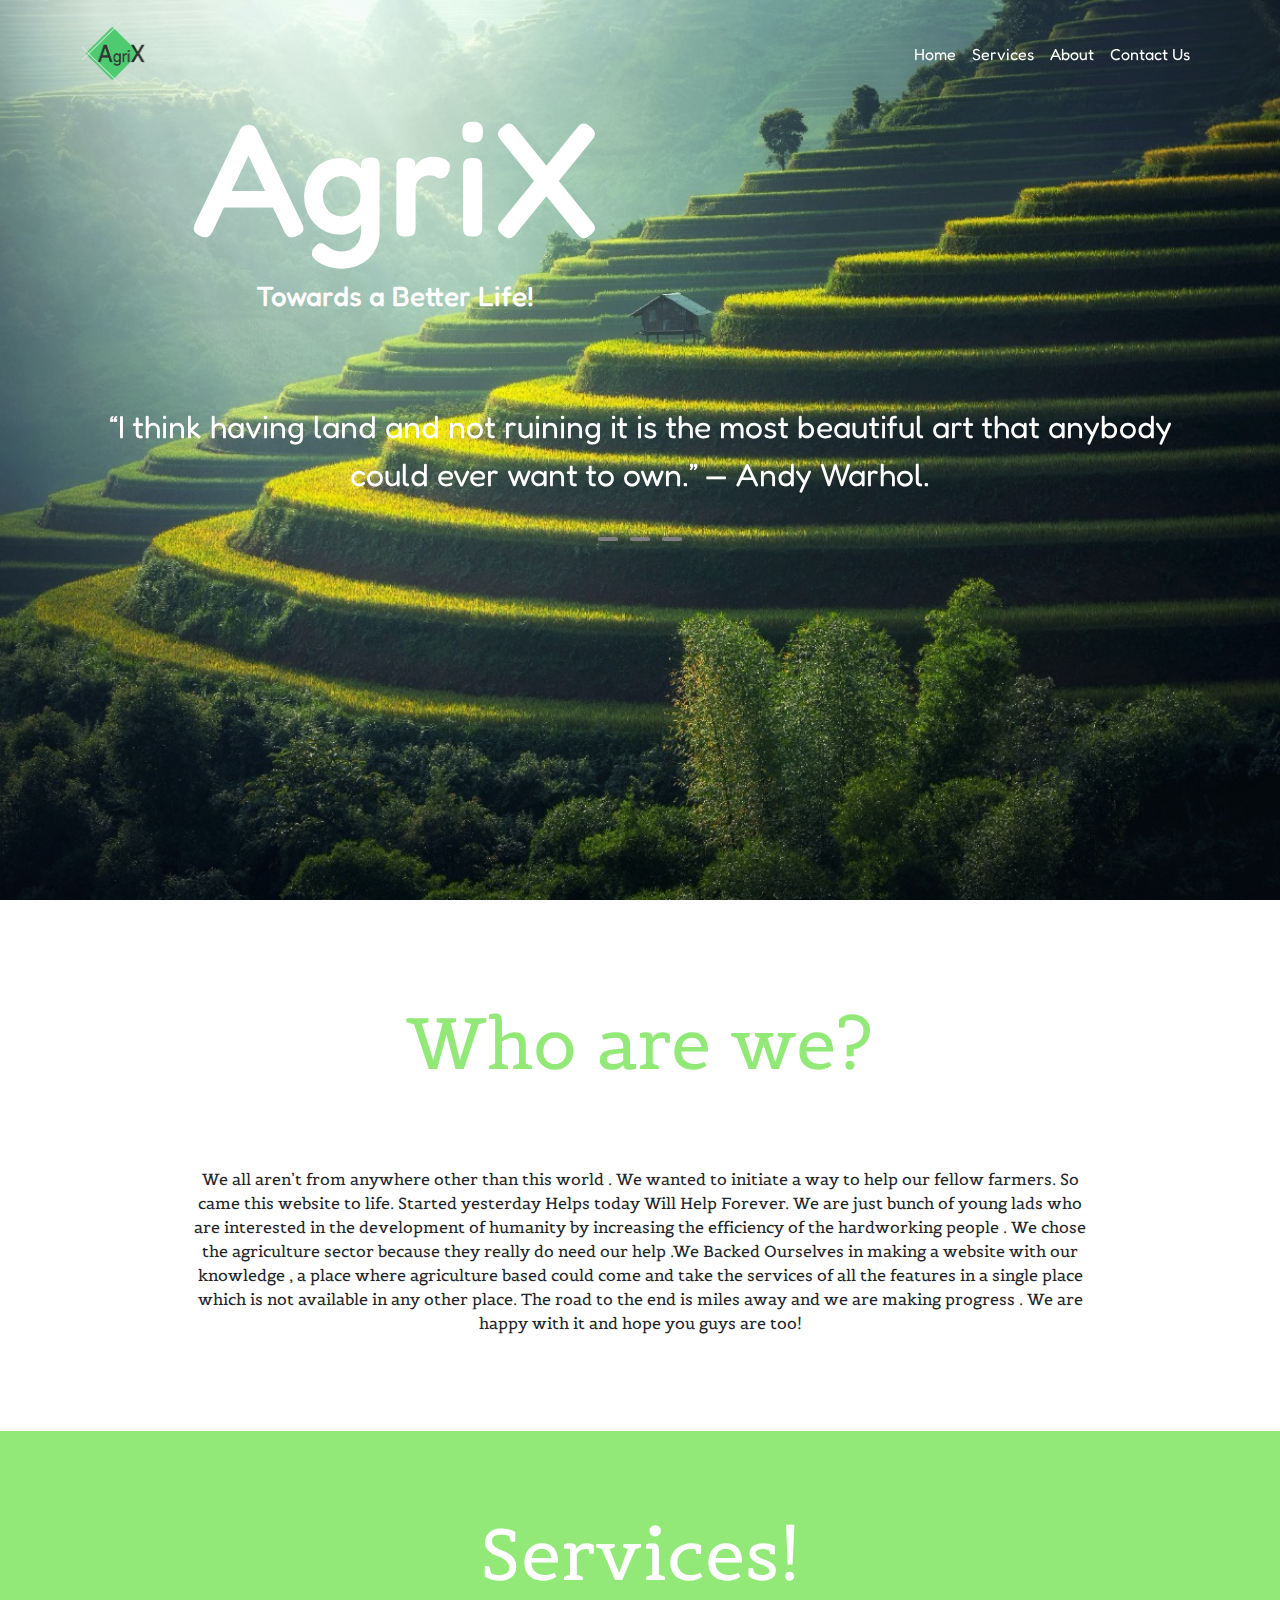
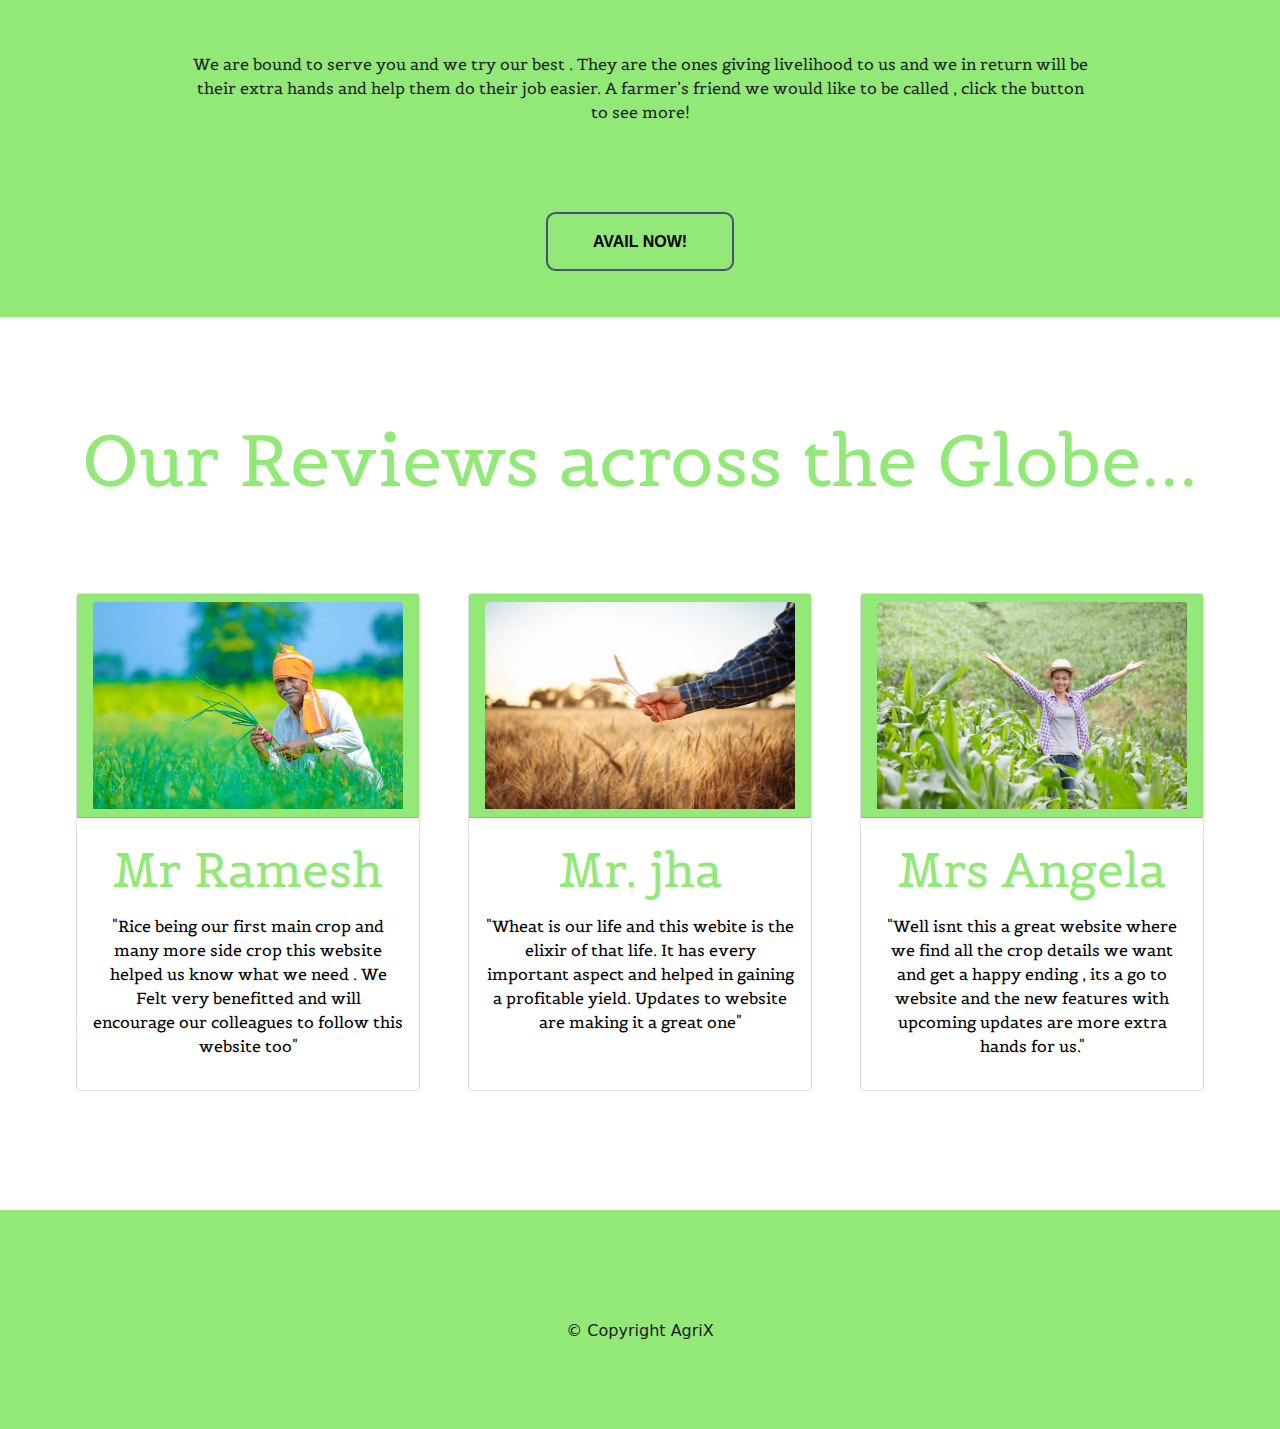
<file: index.html>
<!DOCTYPE html>
<html lang="en">

<head>
  <meta charset="UTF-8" />
  <meta name="viewport" content="width=device-width, initial-scale=1.0" />
  <title>AgriX</title>
  <!-- favicon -->
  <link rel="icon" href="img/logo_agriX.png">
  <!-- bootstrap css styling -->
  <link rel="stylesheet" href="css/bootstrap.min.css" />
  <!-- local css styling -->
  <link rel="stylesheet" href="style.css">
  <!-- fredoka font for front page -->
  <link href="https://fonts.googleapis.com/css2?family=Fredoka&display=swap" rel="stylesheet">
  <!-- belgrano font for middle page -->
  <link href="https://fonts.googleapis.com/css2?family=Belgrano&display=swap" rel="stylesheet">
  <!-- icon cdn js -->
  <script defer src="https://friconix.com/cdn/friconix.js"> </script>
</head>

<body>
  <!-- front page -->
  <section id="front-pg">
    <!-- Navbar  -->
    <nav class="navbar fixed-top navbar-expand-lg navbar-dark p-md-3">
      <div class="container">
        <a class="navbar-brand" href="#"><img src="img/logo_agriX.png" height="65" width="65"></a>
        <button class="navbar-toggler" type="button" data-bs-toggle="collapse" data-bs-target="#navbarNav"
          aria-controls="navbarNav" aria-expanded="false" aria-label="Toggle navigation">
          <span class="navbar-toggler-icon"></span>
        </button>

        <div class="collapse navbar-collapse" id="navbarNav">
          <div class="mx-auto"></div>
          <ul class="navbar-nav">
            <li class="nav-item">
              <a class="nav-link text-white" href="#">Home</a>
            </li>
            <li class="nav-item">
              <a class="nav-link text-white" href="services.html">Services</a>
            </li>
            <li class="nav-item">
              <a class="nav-link text-white" href="#about">About</a>
            </li>
            <li class="nav-item">
              <a class="nav-link text-white" href="#footer">Contact Us</a>
            </li>
          </ul>
        </div>
      </div>
    </nav>

    <!-- Background Image and Main heading -->
    <div class="banner-image w-100 vh-100 ">
      <div class="title-text">
        <h1 class="text-white" id="heading-main">AgriX</h1>
        <h3 class="text-white">Towards a Better Life!</h3>
      </div>

      <!-- Quote Carousel -->
      <div id="carouselExampleCaptions" class="carousel slide" data-bs-ride="carousel">
        <div class="carousel-indicators">
          <button class="quotes-display-button" type="button" data-bs-target="#carouselExampleCaptions"
            data-bs-slide-to="0" class="active" aria-current="true" aria-label="Slide 1"></button>
          <button class="quotes-display-button" type="button" data-bs-target="#carouselExampleCaptions"
            data-bs-slide-to="1" aria-label="Slide 2"></button>
          <button class="quotes-display-button" type="button" data-bs-target="#carouselExampleCaptions"
            data-bs-slide-to="2" aria-label="Slide 3"></button>
        </div>
        <div class="carousel-inner">
          <div class="carousel-item active">
            <p class="text-white"> “I think having land and not ruining it is the most beautiful art that anybody could
              ever want to own.”

              — Andy Warhol.</p>
            <div class="carousel-caption d-none d-md-block">
            </div>
          </div>
          <div class="carousel-item">
            <p class="text-white"> “It feels good at the end of the day to know you made a product that other people are
              going to enjoy.”

              — Jericho Sanchez.</p>
            <div class="carousel-caption d-none d-md-block">
            </div>
          </div>
          <div class="carousel-item">
            <p class="text-white">“To be a farmer is to be a student forever, for each day brings something new.”

              ― John Connell</p>
            <div class="carousel-caption d-none d-md-block">
            </div>
          </div>
        </div>
      </div>
    </div>
  </section>

  <!-- SAKSHAM'S WORK STARTS -->
<div id='about'>
</div>

  <!-- Main Content Area -->
  <section id="main-body" >
    <!-- who are we section  -->

    <div class="main1">
      <h1 class="intro">Who are we?</h1>
      <p class="introPara">
        We all aren’t from anywhere other than this world . We wanted to initiate a way to help our fellow farmers. So came this website to life. Started yesterday Helps today Will Help Forever. We are just bunch of young lads who are interested in the development of humanity by increasing the efficiency of the hardworking people . We chose the agriculture sector because they really do need our help .We Backed Ourselves in making a website with our knowledge , a place where agriculture based  could come and take the services of all the features in a single place which is not available in any other place. The road to the end is miles away and we are making progress . We are happy with it and hope you guys are too!
      </p>
    </div>

    <!-- services section -->
    <div class="main2">
      <div class="main2-subdiv">
        <h1 class="intro2">Services!</h1>
        <p class="introPara2">
          We are bound to serve you and we try our best . They are the ones giving livelihood to us and we in return will be their extra hands and help them do their job easier. A farmer’s friend we would like to be called , click the button to see more!
        </p>
        <div class="avail-btn">
          <button class="btn fourth"><a class="button1" target="_blank" href="./services.html">Avail
              Now!</a></button>
        </div>
      </div>
    </div>



    <!-- review section -->
    <div class="main3">
      <h1 class="intro3">Our Reviews across the Globe...</h1>

      <div class="row">
        <div class="pricing-column col-lg-4 col-md-6">
          <div class="card h-100">
            <div class="card-header">
              <img class="card-img-top" src="./image/farmer1.jpg" alt="Card image cap">
            </div>
            <div class="card-body">
              <h3 class="price-text">Mr Ramesh</h3>
              <p>
                "Rice being our first main crop and many more side crop this website helped us know what we need . We Felt very benefitted and will encourage our colleagues to follow this website too"
              </p>
              <!-- <button class="btn btn-lg btn-block btn-outline-dark" type="button">Sign Up</button> -->
            </div>
          </div>
        </div>

        <div class="pricing-column col-lg-4 col-md-6">
          <div class="card h-100">
            <div class="card-header">
              <img class="card-img-top" src="./image/farmer4.jpg" alt="Card image cap">
            </div>
            <div class="card-body">
              <h3 class="price-text">Mr. jha</h3>
              <p>
                "Wheat is our life and this webite is the elixir of that life. It has every important aspect and helped in gaining a profitable yield. Updates to website are making it a great one"
              </p>
              <!-- <button class="btn btn-lg btn-block btn-dark" type="button">Sign Up</button> -->
            </div>
          </div>
        </div>

        <div class="pricing-column col-lg-4">
          <div class="card h-100">
            <div class="card-header">
              <img class="card-img-top" src="./image/farmer3.jpg" alt="Card image cap">
            </div>
            <div class="card-body">
              <h3 class="price-text">Mrs Angela</h3>
              <p>
                "Well isnt this a great website where we find all the crop details we want and get a happy ending , its a go to website and the new features with upcoming updates are more extra hands for us."
              </p>
              <!-- <button class="btn btn-lg btn-block btn-dark" type="button">Sign Up</button> -->
            </div>
          </div>
        </div>
      </div>
    </div>
  </section>


  <!-- SAKSHAM'S WORK ENDS -->



  <!-- footer section -->
  <section id="footer">
    <footer class="footer-details">
      <div class="container-fluid">

        <i class="social-icon fi-cnsuxl-facebook-circle"></i>
        <i class="social-icon fi-xnsuxl-twitter-solid"></i>
        <i class="social-icon fi-xnsuxl-instagram"></i>
        <i class="social-icon fi-xwsuxl-envelope-solid"></i>
        <p class="copyright">© Copyright AgriX</p>
      </div>

    </footer>
  </section>


  <script src="js/bootstrap.bundle.min.js"></script>
  <script type="text/javascript">
    var nav = document.querySelector('nav');

    window.addEventListener('scroll', function () {
      if (window.pageYOffset > 100) {
        nav.classList.add('bg-dark', 'shadow');
      } else {
        nav.classList.remove('bg-dark', 'shadow');
      }
    });
  </script>
</body>

</html>
</file>
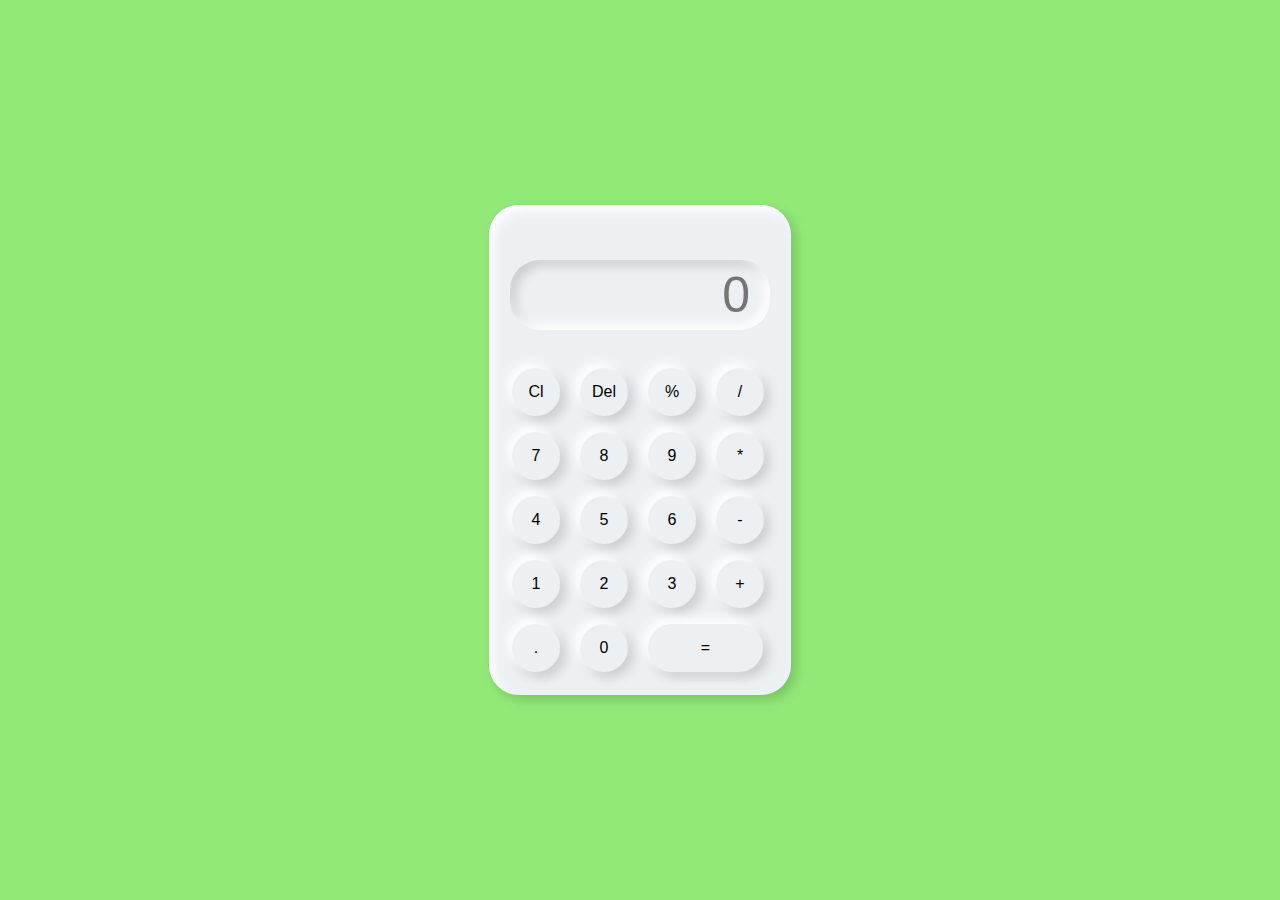
<file: Calc.html>
<!DOCTYPE html>
<html lang="en">
<head>
    <meta charset="UTF-8">
    <meta http-equiv="X-UA-Compatible" content="IE=edge">
    <meta name="viewport" content="width=device-width, initial-scale=1.0">
    <title>Calculator</title>
    <link rel="stylesheet" href="Calc.css">
</head>
<body>
    <div class="container">
        <div class="calculator">
            <input type="text" placeholder="0" id="output-screen">
            <button onclick="Clear()">Cl</button>
            <button onclick="del()">Del</button>
            <button onclick="display('%')">%</button>
            <button onclick="display('/')">/</button>
            <button onclick="display('7')">7</button>
            <button onclick="display('8')">8</button>
            <button onclick="display('9')">9</button>
            <button onclick="display('*')">*</button>
            <button onclick="display('4')">4</button>
            <button onclick="display('5')">5</button>
            <button onclick="display('6')">6</button>
            <button onclick="display('-')">-</button>
            <button onclick="display('1')">1</button>
            <button onclick="display('2')">2</button>
            <button onclick="display('3')">3</button>
            <button onclick="display('+')">+</button>
            <button onclick="display('.')">.</button>
            <button onclick="display('0')">0</button>
            <button onclick="Calculate()" class="equal">=</button>

        </div>
    </div>
    <script src="Calc.js"></script>
</body>
</html>
</file>
<file: style.css>
body{
    overflow-x: hidden;
}
/* complete front page */
#front-pg{
    font-family: 'Fredoka', sans-serif;
}

/* AgriX main heading */
#heading-main{
    font-size: 10rem;
    padding: auto;
    padding-top: 5rem;

}
h1.text-white{
    position: relative;
    left: 15%;
}

/* Motto heading */
h3.text-white{
    position: relative;
    top: 5%;
    left: 20%;
}

/* front page background image */
.banner-image {
    background-image: url('img/banner-img.jpeg');
    background-size: cover;
}

/* front page carousel */
#carouselExampleCaptions{
    padding: 5% 5% 2%;
    margin: 2% 2%;
}
.carousel-item{
    text-align: center;
    font-size: 2rem;
}
.quotes-display-button{
    background-color: grey;
    margin-left: 0.7%;
    margin-right: 0.7%;
    border: 0;
    width: 1.25rem;
    height: 0.25rem;
    border-radius: 20%;
}
.quotes-display-button:hover{
    background-color: white;  
}

/* footer */
#footer{
    text-align: center;
    padding: 5% 7%;
    background-color: #92e978;
    color: #191919
}
.social-icon{
    margin: 2%;
}
.copyright{
    margin: 2%;
}



/* SAKSHAM'S WORK STARTS */
#main-body{
    font-family: 'Belgrano', serif;
}
/* who are we section */
.main1{
    text-align: center;
    margin: 3% 5%;
}
.intro{
    color: #92e978;
    padding-top: 7vh;
    padding-bottom: 5vh;
    font-size: 8vh;
    margin: 0;
}
.introPara{
    padding-top: 3%;
    padding-left: 10vw;
    padding-right: 10vw;
    text-align: center;
    padding-bottom: 5%;
}
/* services section */
.main2-subdiv{
    margin: 3% 5%;
}
.main2{
    background-color: #92e978;
    text-align: center;
}
.intro2{
    padding-top: 7%;
    padding-bottom: 4%;
    font-size: 8vh;
    color: white;
}
.introPara2{
    padding-left: 10vw;
    padding-right: 10vw;
    text-align: center;
    padding-bottom: 8vh;

}
/* service button */
.avail-btn{
    padding-bottom: 4%;
}
.btn {
    box-sizing: border-box;
    -webkit-appearance: none;
        -moz-appearance: none;
            appearance: none;
    background-color: transparent;
    border: 2px solid #e74c3c;
    border-radius: 0.6em;
    color: #00C897;
    cursor: pointer;
    display: -webkit-box;
    display: -webkit-flex;
    display: -ms-flexbox;
    display: flex;
    -webkit-align-self: center;
        -ms-flex-item-align: center;
            align-self: center;
    font-size: 1rem;
    font-weight: 400;
    line-height: 1;
    margin: 20px;
    padding: 1.2em 2.8em;
    text-decoration: none;
    text-align: center;
    text-transform: uppercase;
    font-family: 'Montserrat', sans-serif;
    font-weight: 700;
    margin: auto;
}
.btn:hover, .btn:focus {
    color: #fff;
    outline: 0;
}

.fourth {
    border-color: #495371;
    color: #fff;
    background-image: -webkit-linear-gradient(45deg, #f1c40f 50%, transparent 50%);
    background-image: linear-gradient(45deg, #A5E1AD 50%, transparent 50%);
    background-position: 100%;
    background-size: 400%;
    -webkit-transition: background 300ms ease-in-out;
    transition: background 300ms ease-in-out;
}
.fourth:hover {
    background-position: 0;
}


.button1{
    text-decoration: none;
}
.button1:link{
    color: #000;
}
.button1:visited{
    color: #fff;
}




.main3{
    padding: 5vh;
    padding-left: 0%;
    padding-right: 0%;
    text-align: center;
    margin: 3% 5%;
    overflow-x: hidden;
}
.intro3{
    color: #92e978;
    font-size: 8vh;
    padding-bottom: 5vh;
    padding-top: 2vh;
}

.price-text {
    font-size: 3rem;
    line-height: 1.5;
    color: #92e978;
}

.pricing-column {
    padding: 3% 2%;
}
.card-header{
    background-color:#92e978;
    color: white;
}
.card-body{
    color:black;
}

/* SAKSHAM'S WORK ENDS */
</file>
<file: Calc.css>
*{
    margin: 0;
    padding: 0;
    box-sizing: border-box;
    background-color: #92e978;
    font-family: sans-serif;
    outline: none;
}

.container{
    height: 100vh;
    display: flex;
    justify-content: center;
    align-items: center;
}

.calculator{
    background: #ecf0f3;
    padding: 15px;
    border-radius: 30px;
    box-shadow: inset 5px 5px 12px #ffffff,
                      5px 5px 12px rgba(0, 0, 0, .16);
    display: grid;
    grid-template-columns: repeat(4, 68px);
}

input{
    grid-column: span 4;
    height: 70px;
    width: 260px;
    background-color: #ecf0f3;
    box-shadow: inset -5px -5px 12px #ffffff,
                inset  5px 5px 12px rgba(0, 0, 0, .16);
    border: none;
    border-radius: 30px;
    color: rgb(164, 176, 185);
    font-size: 50px;
    text-align: end;
    margin: auto;
    margin-top: 40px;
    margin-bottom: 30px;
    padding: 20px;
}

button{
    height: 48px;
    width: 48px;
    background-color: #ecf0f3;
    box-shadow: -5px -5px 12px #ffffff,
                5px 5px 12px rgba(0, 0, 0, .16);
    border: none;
    border-radius: 50%;
    margin: 8px;
    font-size: 16px;         
}

.equal{
    width: 115px;
    border-radius: 40px;
    background-color: #ecf0f3;
    box-shadow: -5px -5px 12px #ffffff,
                5px 5px 12px rgba(0, 0, 0, .16);

}
</file>
